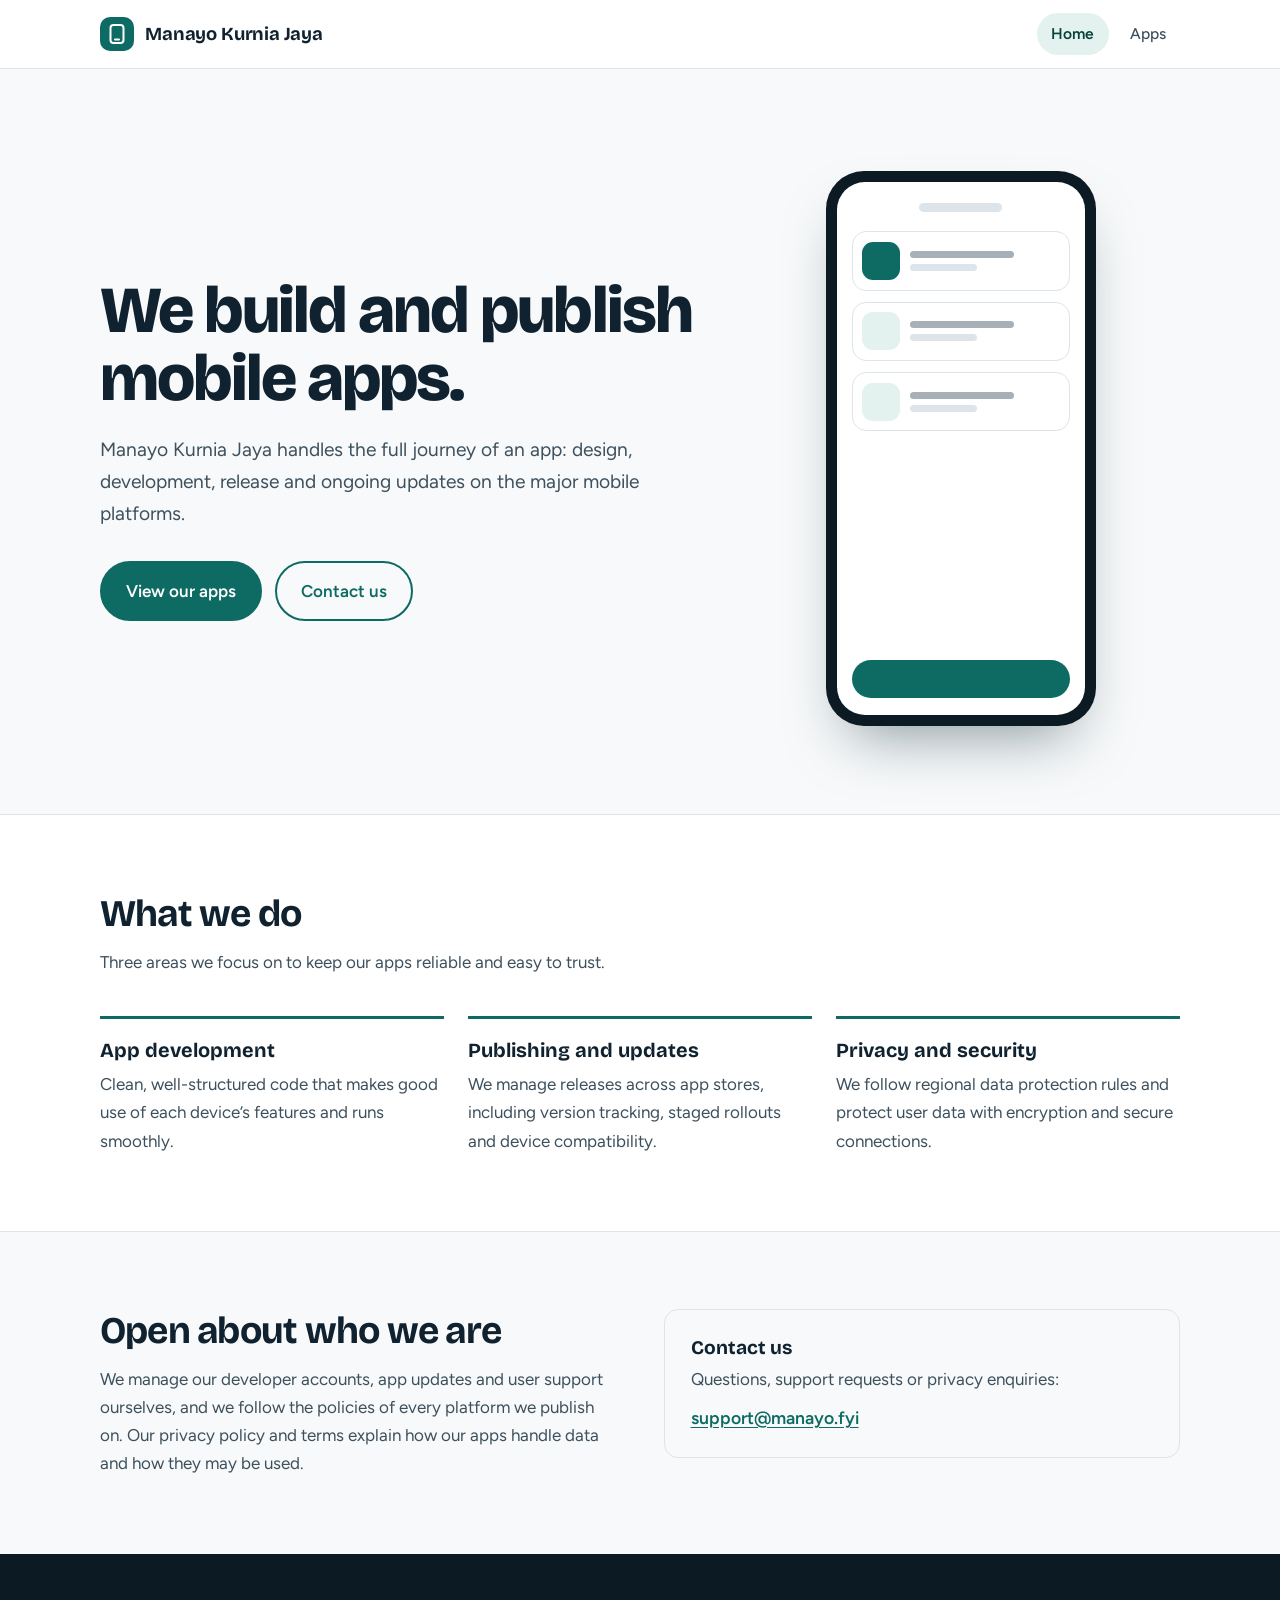
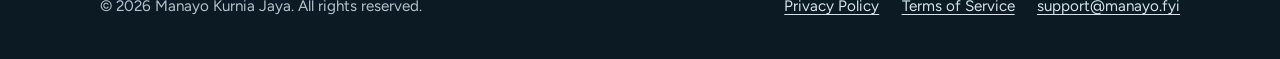
<file: index.html>
<!DOCTYPE html>
<html lang="en">
<head>
<meta charset="utf-8">
<meta name="viewport" content="width=device-width, initial-scale=1">
<title>Manayo Kurnia Jaya | Mobile App Development & Publishing</title>
<meta name="description" content="Manayo Kurnia Jaya builds and publishes mobile apps, with a focus on stability, privacy and clear communication with users.">
<meta name="theme-color" content="#0e6b63">
<link rel="icon" href="data:image/svg+xml,%3Csvg xmlns='http://www.w3.org/2000/svg' viewBox='0 0 32 32'%3E%3Crect width='32' height='32' rx='8' fill='%230e6b63'/%3E%3Crect x='10' y='6' width='12' height='20' rx='3' fill='none' stroke='white' stroke-width='2'/%3E%3C/svg%3E">
<link rel="preconnect" href="https://fonts.googleapis.com">
<link rel="preconnect" href="https://fonts.gstatic.com" crossorigin>
<link href="https://fonts.googleapis.com/css2?family=Bricolage+Grotesque:opsz,wght@12..96,700;12..96,800&family=Figtree:wght@400;500;600;700&display=swap" rel="stylesheet">
<link rel="stylesheet" href="/style.css">
</head>
<body>
<a class="skip" href="#main">Skip to content</a>
<header class="site-header"><div class="wrap">
  <a class="brand" href="/"><span class="brand-mark" aria-hidden="true"><svg width="16" height="20" viewBox="0 0 16 20" fill="none" stroke="#fff" stroke-width="2"><rect x="1.5" y="1" width="13" height="18" rx="3"/><path d="M6 15.5h4" stroke-linecap="round"/></svg></span>Manayo Kurnia Jaya</a>
  <nav class="nav" aria-label="Main"><a href="/" aria-current="page">Home</a><a href="/portfolio">Apps</a></nav>
</div></header>
<main id="main">
<section class="hero"><div class="wrap">
  <div>
    <h1>We build and publish mobile apps.</h1>
    <p>Manayo Kurnia Jaya handles the full journey of an app: design, development, release and ongoing updates on the major mobile platforms.</p>
    <div class="btns"><a class="btn btn-primary" href="/portfolio">View our apps</a><a class="btn btn-ghost" href="#contact">Contact us</a></div>
  </div>
  <div class="phone" aria-hidden="true"><div class="screen">
    <div class="bar"></div>
    <div class="tile"><span class="ico b"></span><span class="lines"><i></i><i></i></span></div>
    <div class="tile"><span class="ico"></span><span class="lines"><i></i><i></i></span></div>
    <div class="tile"><span class="ico"></span><span class="lines"><i></i><i></i></span></div>
    <div class="cta"></div>
  </div></div>
</div></section>

<section class="band" id="capabilities"><div class="wrap">
  <h2>What we do</h2>
  <p class="lede">Three areas we focus on to keep our apps reliable and easy to trust.</p>
  <div class="grid3">
    <div class="feature"><h3>App development</h3><p>Clean, well-structured code that makes good use of each device’s features and runs smoothly.</p></div>
    <div class="feature"><h3>Publishing and updates</h3><p>We manage releases across app stores, including version tracking, staged rollouts and device compatibility.</p></div>
    <div class="feature"><h3>Privacy and security</h3><p>We follow regional data protection rules and protect user data with encryption and secure connections.</p></div>
  </div>
</div></section>

<section id="contact"><div class="wrap split">
  <div>
    <h2>Open about who we are</h2>
    <p class="lede" style="margin:0">We manage our developer accounts, app updates and user support ourselves, and we follow the policies of every platform we publish on. Our privacy policy and terms explain how our apps handle data and how they may be used.</p>
  </div>
  <div class="contact-card">
    <h3>Contact us</h3>
    <p style="margin:0 0 .6rem;color:var(--ink-2)">Questions, support requests or privacy enquiries:</p>
    <a href="#" data-u="support" data-d="manayo.fyi" data-show>support [at] manayo [dot] fyi</a>
  </div>
</div></section>
</main>
<footer class="site-footer"><div class="wrap">
  <span>© 2026 Manayo Kurnia Jaya. All rights reserved.</span>
  <nav aria-label="Legal"><a href="/privacy">Privacy Policy</a><a href="/terms">Terms of Service</a><a href="#" data-u="support" data-d="manayo.fyi" data-show>support [at] manayo [dot] fyi</a></nav>
</div></footer>
<script src="/mail.js"></script>
</body></html>
</file>
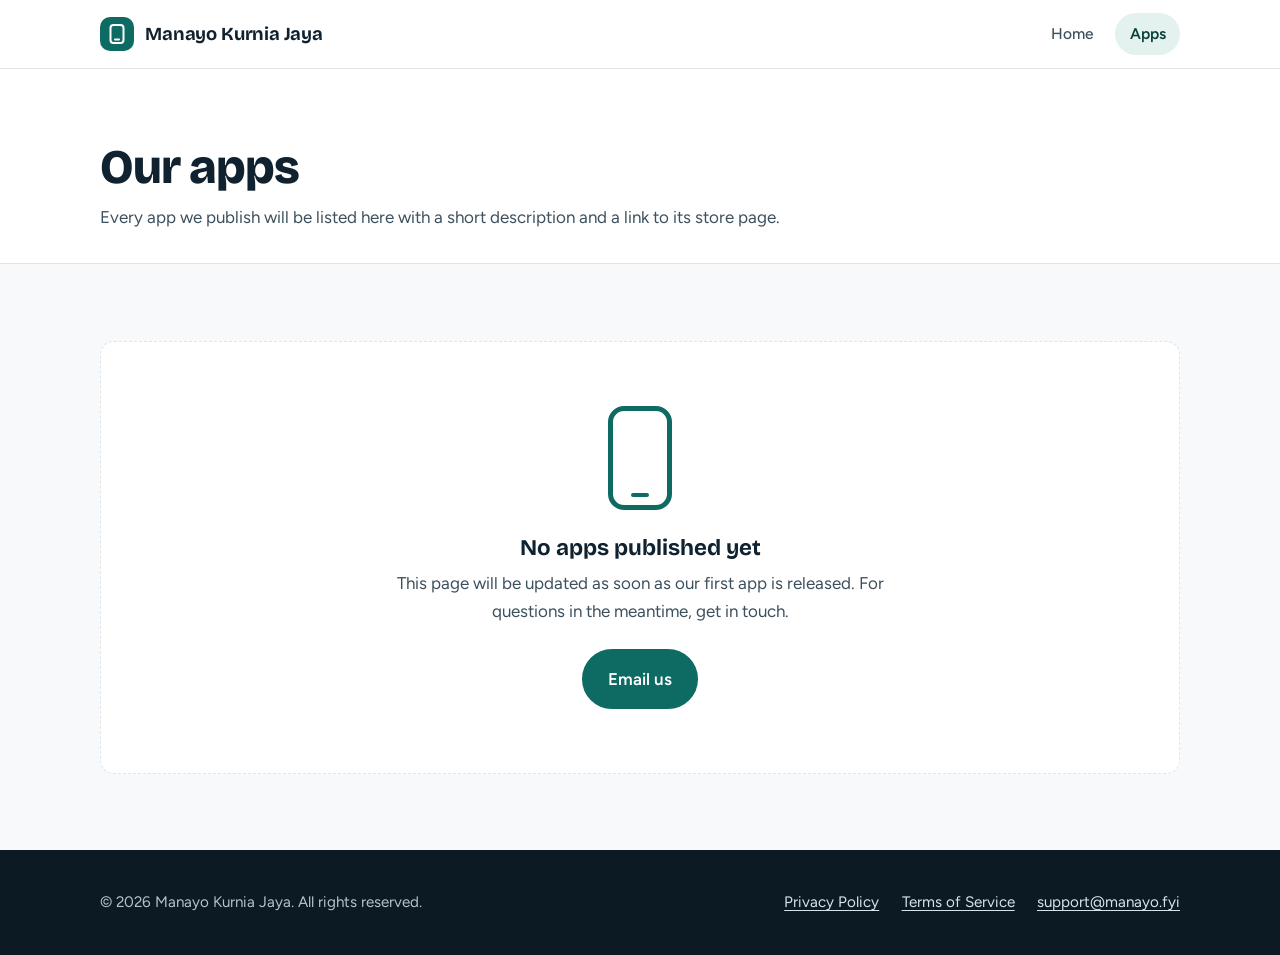
<file: portfolio.html>
<!DOCTYPE html>
<html lang="en">
<head>
<meta charset="utf-8">
<meta name="viewport" content="width=device-width, initial-scale=1">
<title>Apps | Manayo Kurnia Jaya</title>
<meta name="description" content="Mobile apps published by Manayo Kurnia Jaya.">
<meta name="theme-color" content="#0e6b63">
<link rel="icon" href="data:image/svg+xml,%3Csvg xmlns='http://www.w3.org/2000/svg' viewBox='0 0 32 32'%3E%3Crect width='32' height='32' rx='8' fill='%230e6b63'/%3E%3Crect x='10' y='6' width='12' height='20' rx='3' fill='none' stroke='white' stroke-width='2'/%3E%3C/svg%3E">
<link rel="preconnect" href="https://fonts.googleapis.com">
<link rel="preconnect" href="https://fonts.gstatic.com" crossorigin>
<link href="https://fonts.googleapis.com/css2?family=Bricolage+Grotesque:opsz,wght@12..96,700;12..96,800&family=Figtree:wght@400;500;600;700&display=swap" rel="stylesheet">
<link rel="stylesheet" href="/style.css">
</head>
<body>
<a class="skip" href="#main">Skip to content</a>
<header class="site-header"><div class="wrap">
  <a class="brand" href="/"><span class="brand-mark" aria-hidden="true"><svg width="16" height="20" viewBox="0 0 16 20" fill="none" stroke="#fff" stroke-width="2"><rect x="1.5" y="1" width="13" height="18" rx="3"/><path d="M6 15.5h4" stroke-linecap="round"/></svg></span>Manayo Kurnia Jaya</a>
  <nav class="nav" aria-label="Main"><a href="/">Home</a><a href="/portfolio" aria-current="page">Apps</a></nav>
</div></header>
<main id="main">
<div class="page-head"><div class="wrap">
  <h1>Our apps</h1>
  <p>Every app we publish will be listed here with a short description and a link to its store page.</p>
</div></div>
<section><div class="wrap">
  <div class="empty">
    <div class="phone-sm" aria-hidden="true"></div>
    <h3>No apps published yet</h3>
    <p>This page will be updated as soon as our first app is released. For questions in the meantime, get in touch.</p>
    <a class="btn btn-primary" href="#" data-u="support" data-d="manayo.fyi">Email us</a>
  </div>
</div></section>
</main>
<footer class="site-footer"><div class="wrap">
  <span>© 2026 Manayo Kurnia Jaya. All rights reserved.</span>
  <nav aria-label="Legal"><a href="/privacy">Privacy Policy</a><a href="/terms">Terms of Service</a><a href="#" data-u="support" data-d="manayo.fyi" data-show>support [at] manayo [dot] fyi</a></nav>
</div></footer>
<script src="/mail.js"></script>
</body></html>
</file>
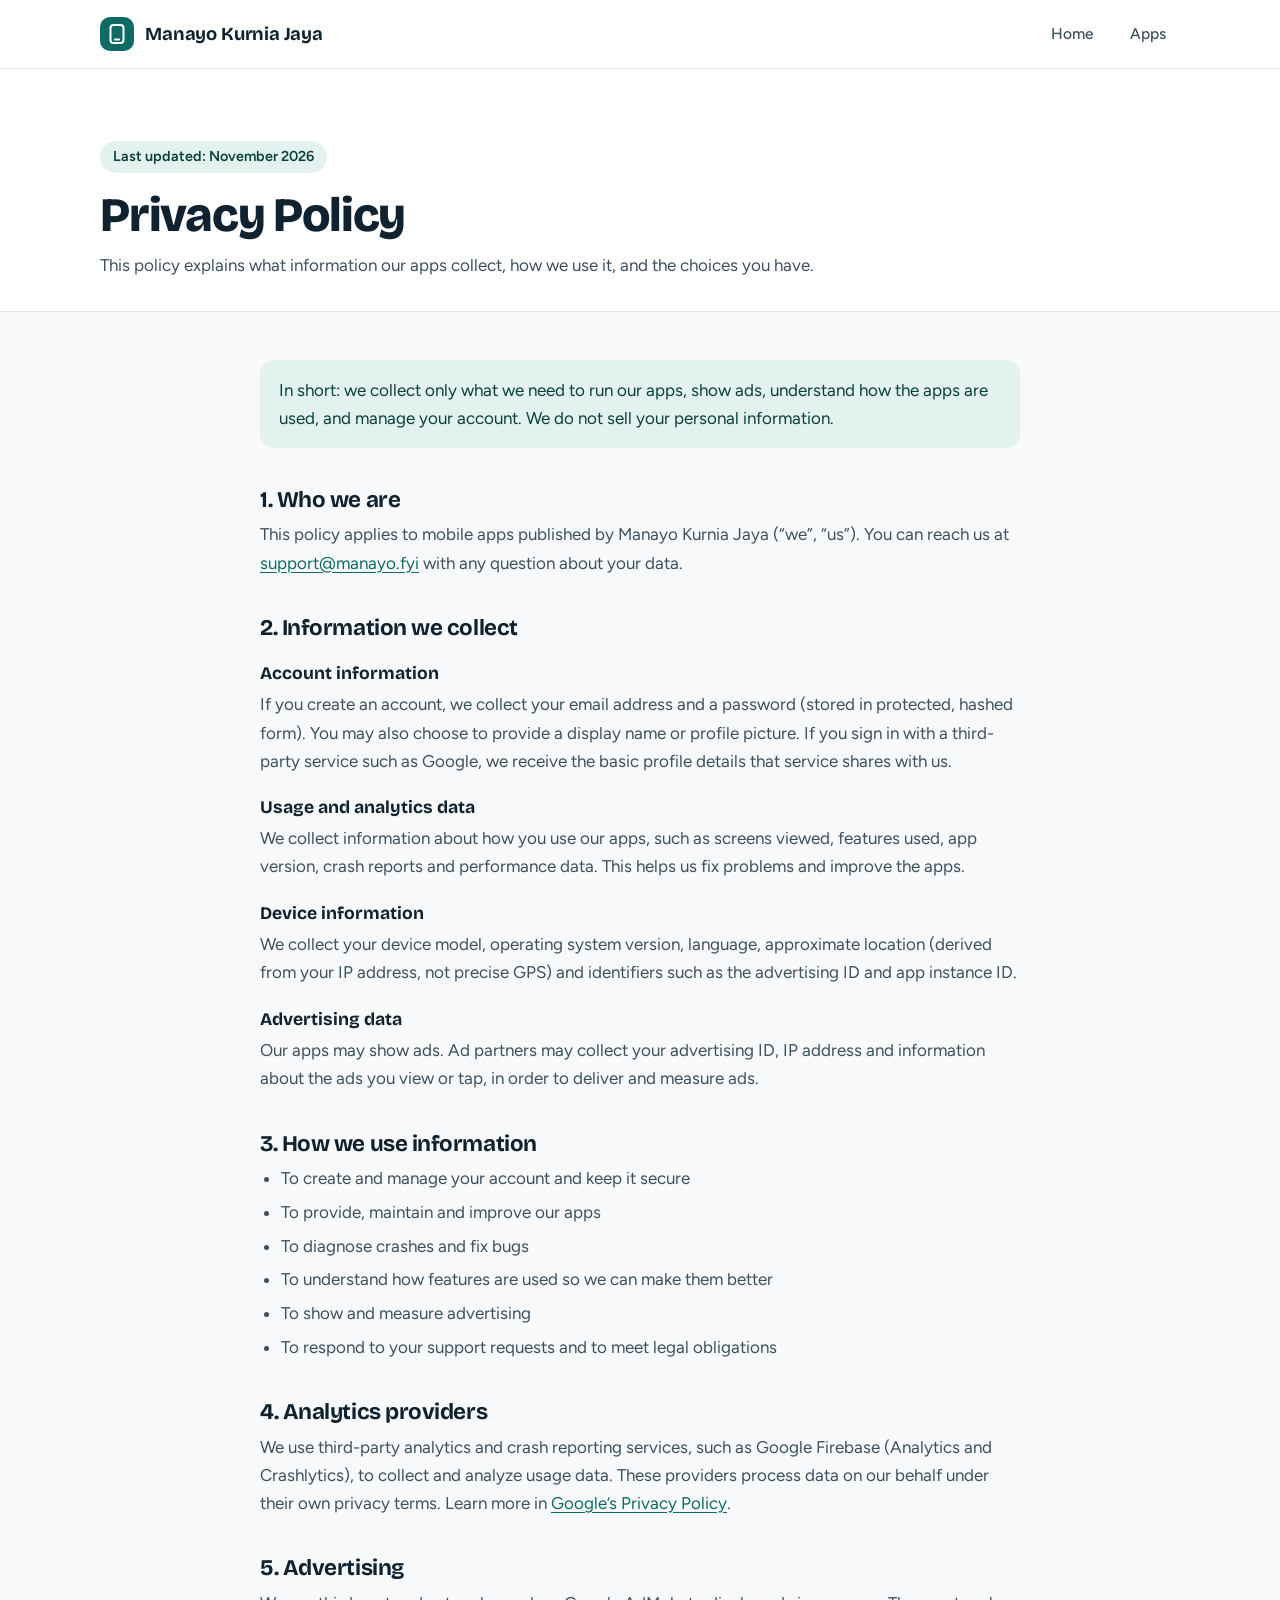
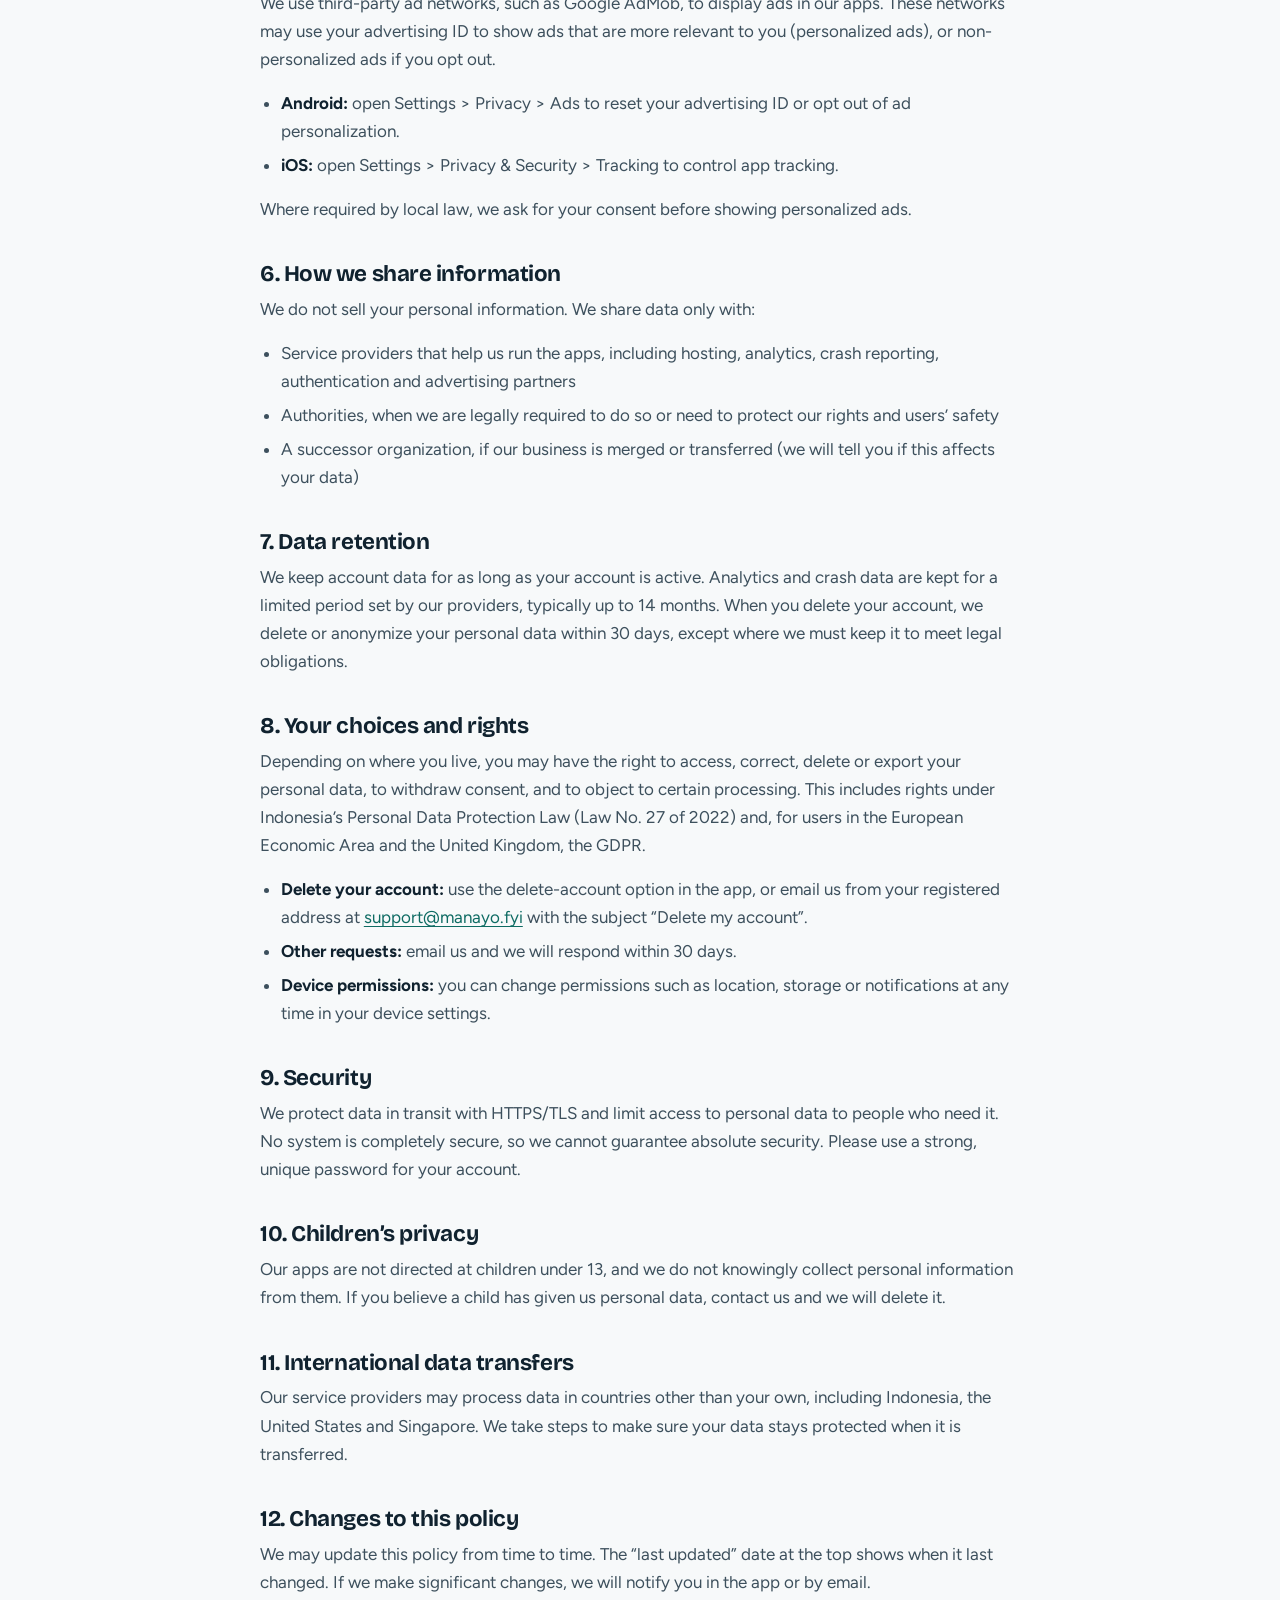
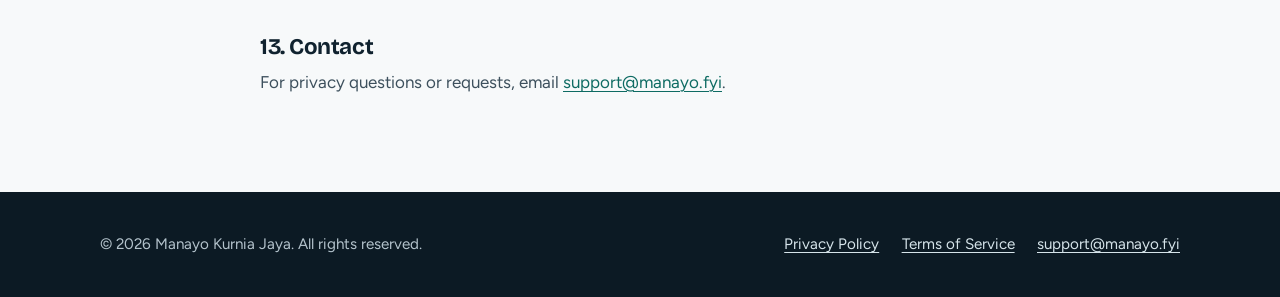
<file: privacy.html>
<!DOCTYPE html>
<html lang="en">
<head>
<meta charset="utf-8">
<meta name="viewport" content="width=device-width, initial-scale=1">
<title>Privacy Policy | Manayo Kurnia Jaya</title>
<meta name="description" content="How apps published by Manayo Kurnia Jaya handle data and protect user privacy.">
<meta name="theme-color" content="#0e6b63">
<link rel="icon" href="data:image/svg+xml,%3Csvg xmlns='http://www.w3.org/2000/svg' viewBox='0 0 32 32'%3E%3Crect width='32' height='32' rx='8' fill='%230e6b63'/%3E%3Crect x='10' y='6' width='12' height='20' rx='3' fill='none' stroke='white' stroke-width='2'/%3E%3C/svg%3E">
<link rel="preconnect" href="https://fonts.googleapis.com">
<link rel="preconnect" href="https://fonts.gstatic.com" crossorigin>
<link href="https://fonts.googleapis.com/css2?family=Bricolage+Grotesque:opsz,wght@12..96,700;12..96,800&family=Figtree:wght@400;500;600;700&display=swap" rel="stylesheet">
<link rel="stylesheet" href="/style.css">
</head>
<body>
<a class="skip" href="#main">Skip to content</a>
<header class="site-header"><div class="wrap">
  <a class="brand" href="/"><span class="brand-mark" aria-hidden="true"><svg width="16" height="20" viewBox="0 0 16 20" fill="none" stroke="#fff" stroke-width="2"><rect x="1.5" y="1" width="13" height="18" rx="3"/><path d="M6 15.5h4" stroke-linecap="round"/></svg></span>Manayo Kurnia Jaya</a>
  <nav class="nav" aria-label="Main"><a href="/">Home</a><a href="/portfolio">Apps</a></nav>
</div></header>
<main id="main">
<div class="page-head"><div class="wrap">
  <span class="meta">Last updated: November 2026</span>
  <h1>Privacy Policy</h1>
  <p>This policy explains what information our apps collect, how we use it, and the choices you have.</p>
</div></div>
<div class="doc"><div class="wrap">
  <div class="notice"><p>In short: we collect only what we need to run our apps, show ads, understand how the apps are used, and manage your account. We do not sell your personal information.</p></div>

  <h2>1. Who we are</h2>
  <p>This policy applies to mobile apps published by Manayo Kurnia Jaya (“we”, “us”). You can reach us at <a href="#" data-u="support" data-d="manayo.fyi" data-show>support [at] manayo [dot] fyi</a> with any question about your data.</p>

  <h2>2. Information we collect</h2>
  <h3>Account information</h3>
  <p>If you create an account, we collect your email address and a password (stored in protected, hashed form). You may also choose to provide a display name or profile picture. If you sign in with a third-party service such as Google, we receive the basic profile details that service shares with us.</p>
  <h3>Usage and analytics data</h3>
  <p>We collect information about how you use our apps, such as screens viewed, features used, app version, crash reports and performance data. This helps us fix problems and improve the apps.</p>
  <h3>Device information</h3>
  <p>We collect your device model, operating system version, language, approximate location (derived from your IP address, not precise GPS) and identifiers such as the advertising ID and app instance ID.</p>
  <h3>Advertising data</h3>
  <p>Our apps may show ads. Ad partners may collect your advertising ID, IP address and information about the ads you view or tap, in order to deliver and measure ads.</p>

  <h2>3. How we use information</h2>
  <ul>
    <li>To create and manage your account and keep it secure</li>
    <li>To provide, maintain and improve our apps</li>
    <li>To diagnose crashes and fix bugs</li>
    <li>To understand how features are used so we can make them better</li>
    <li>To show and measure advertising</li>
    <li>To respond to your support requests and to meet legal obligations</li>
  </ul>

  <h2>4. Analytics providers</h2>
  <p>We use third-party analytics and crash reporting services, such as Google Firebase (Analytics and Crashlytics), to collect and analyze usage data. These providers process data on our behalf under their own privacy terms. Learn more in <a href="https://policies.google.com/privacy" rel="noopener">Google’s Privacy Policy</a>.</p>

  <h2>5. Advertising</h2>
  <p>We use third-party ad networks, such as Google AdMob, to display ads in our apps. These networks may use your advertising ID to show ads that are more relevant to you (personalized ads), or non-personalized ads if you opt out.</p>
  <ul>
    <li><strong>Android:</strong> open Settings &gt; Privacy &gt; Ads to reset your advertising ID or opt out of ad personalization.</li>
    <li><strong>iOS:</strong> open Settings &gt; Privacy &amp; Security &gt; Tracking to control app tracking.</li>
  </ul>
  <p>Where required by local law, we ask for your consent before showing personalized ads.</p>

  <h2>6. How we share information</h2>
  <p>We do not sell your personal information. We share data only with:</p>
  <ul>
    <li>Service providers that help us run the apps, including hosting, analytics, crash reporting, authentication and advertising partners</li>
    <li>Authorities, when we are legally required to do so or need to protect our rights and users’ safety</li>
    <li>A successor organization, if our business is merged or transferred (we will tell you if this affects your data)</li>
  </ul>

  <h2>7. Data retention</h2>
  <p>We keep account data for as long as your account is active. Analytics and crash data are kept for a limited period set by our providers, typically up to 14 months. When you delete your account, we delete or anonymize your personal data within 30 days, except where we must keep it to meet legal obligations.</p>

  <h2>8. Your choices and rights</h2>
  <p>Depending on where you live, you may have the right to access, correct, delete or export your personal data, to withdraw consent, and to object to certain processing. This includes rights under Indonesia’s Personal Data Protection Law (Law No. 27 of 2022) and, for users in the European Economic Area and the United Kingdom, the GDPR.</p>
  <ul>
    <li><strong>Delete your account:</strong> use the delete-account option in the app, or email us from your registered address at <a href="#" data-u="support" data-d="manayo.fyi" data-show>support [at] manayo [dot] fyi</a> with the subject “Delete my account”.</li>
    <li><strong>Other requests:</strong> email us and we will respond within 30 days.</li>
    <li><strong>Device permissions:</strong> you can change permissions such as location, storage or notifications at any time in your device settings.</li>
  </ul>

  <h2>9. Security</h2>
  <p>We protect data in transit with HTTPS/TLS and limit access to personal data to people who need it. No system is completely secure, so we cannot guarantee absolute security. Please use a strong, unique password for your account.</p>

  <h2>10. Children’s privacy</h2>
  <p>Our apps are not directed at children under 13, and we do not knowingly collect personal information from them. If you believe a child has given us personal data, contact us and we will delete it.</p>

  <h2>11. International data transfers</h2>
  <p>Our service providers may process data in countries other than your own, including Indonesia, the United States and Singapore. We take steps to make sure your data stays protected when it is transferred.</p>

  <h2>12. Changes to this policy</h2>
  <p>We may update this policy from time to time. The “last updated” date at the top shows when it last changed. If we make significant changes, we will notify you in the app or by email.</p>

  <h2>13. Contact</h2>
  <p>For privacy questions or requests, email <a href="#" data-u="support" data-d="manayo.fyi" data-show>support [at] manayo [dot] fyi</a>.</p>
</div></div>
</main>
<footer class="site-footer"><div class="wrap">
  <span>© 2026 Manayo Kurnia Jaya. All rights reserved.</span>
  <nav aria-label="Legal"><a href="/privacy">Privacy Policy</a><a href="/terms">Terms of Service</a><a href="#" data-u="support" data-d="manayo.fyi" data-show>support [at] manayo [dot] fyi</a></nav>
</div></footer>
<script src="/mail.js"></script>
</body></html>
</file>
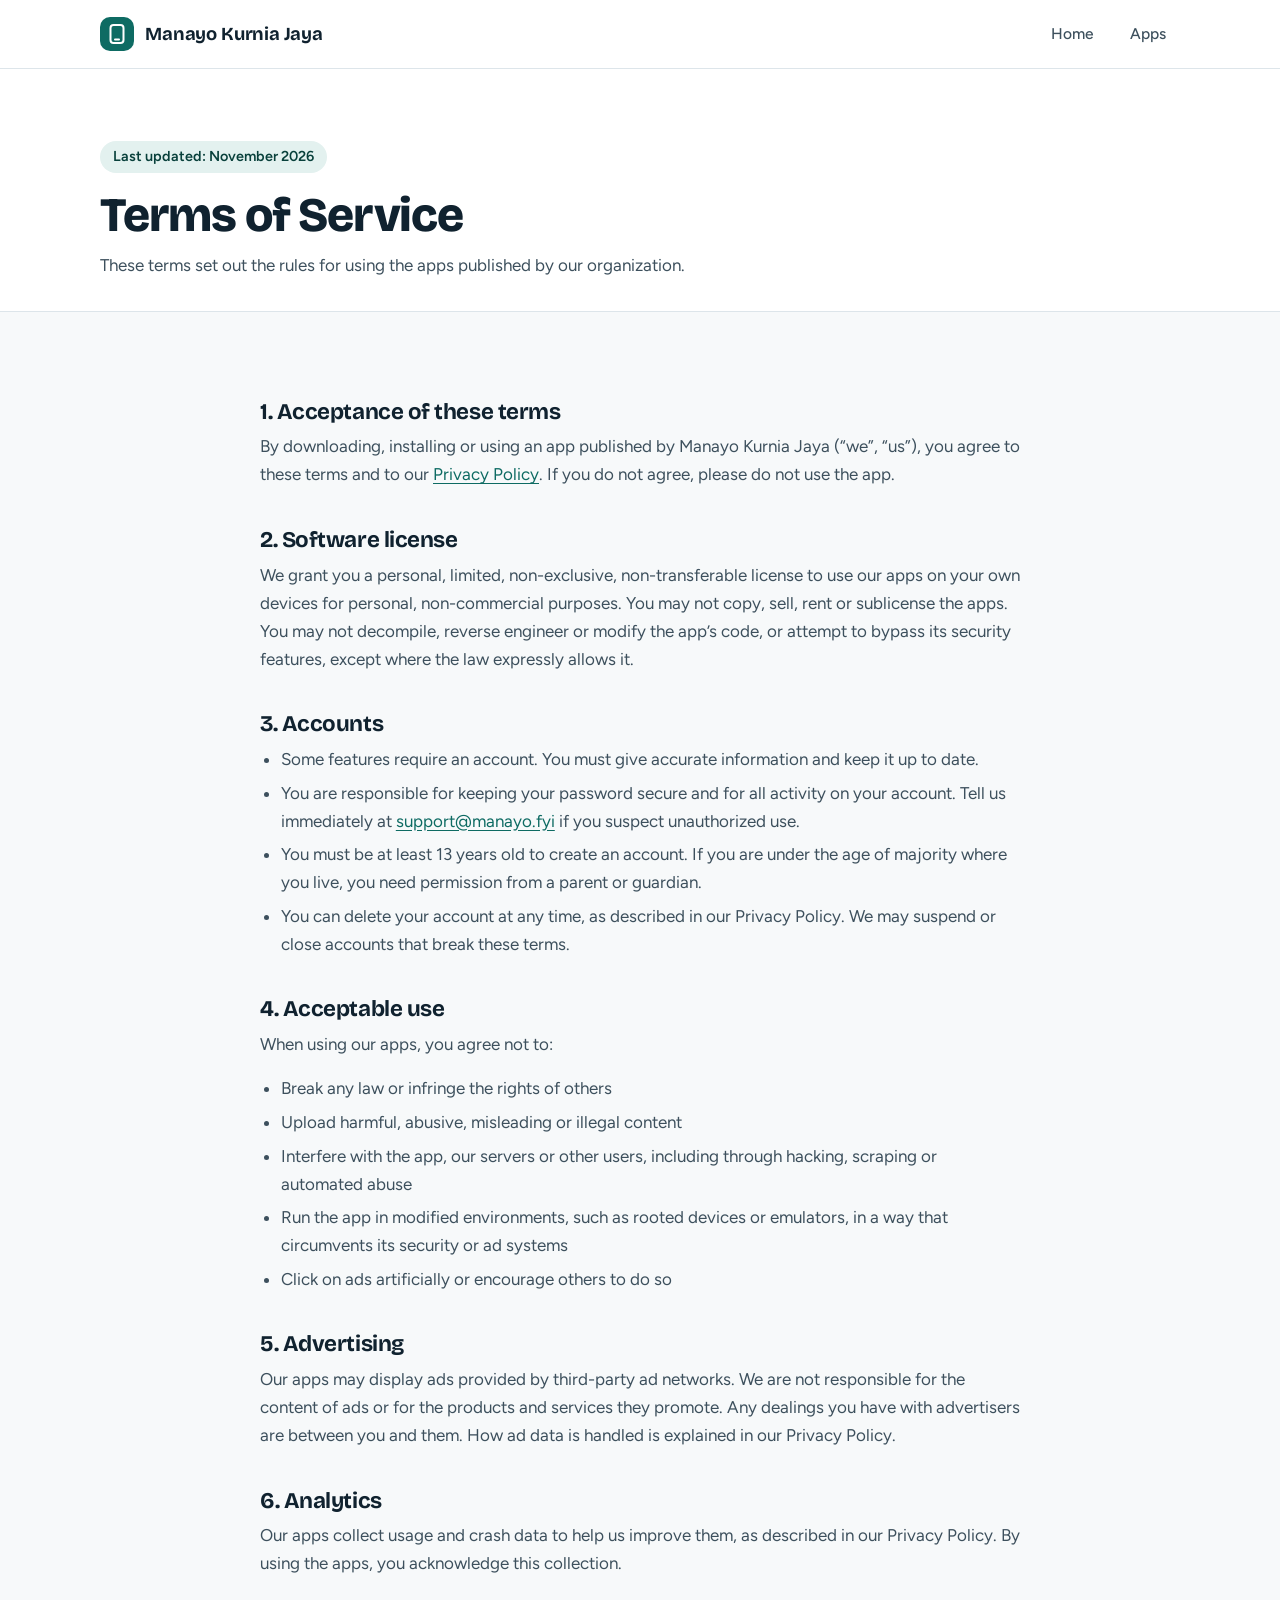
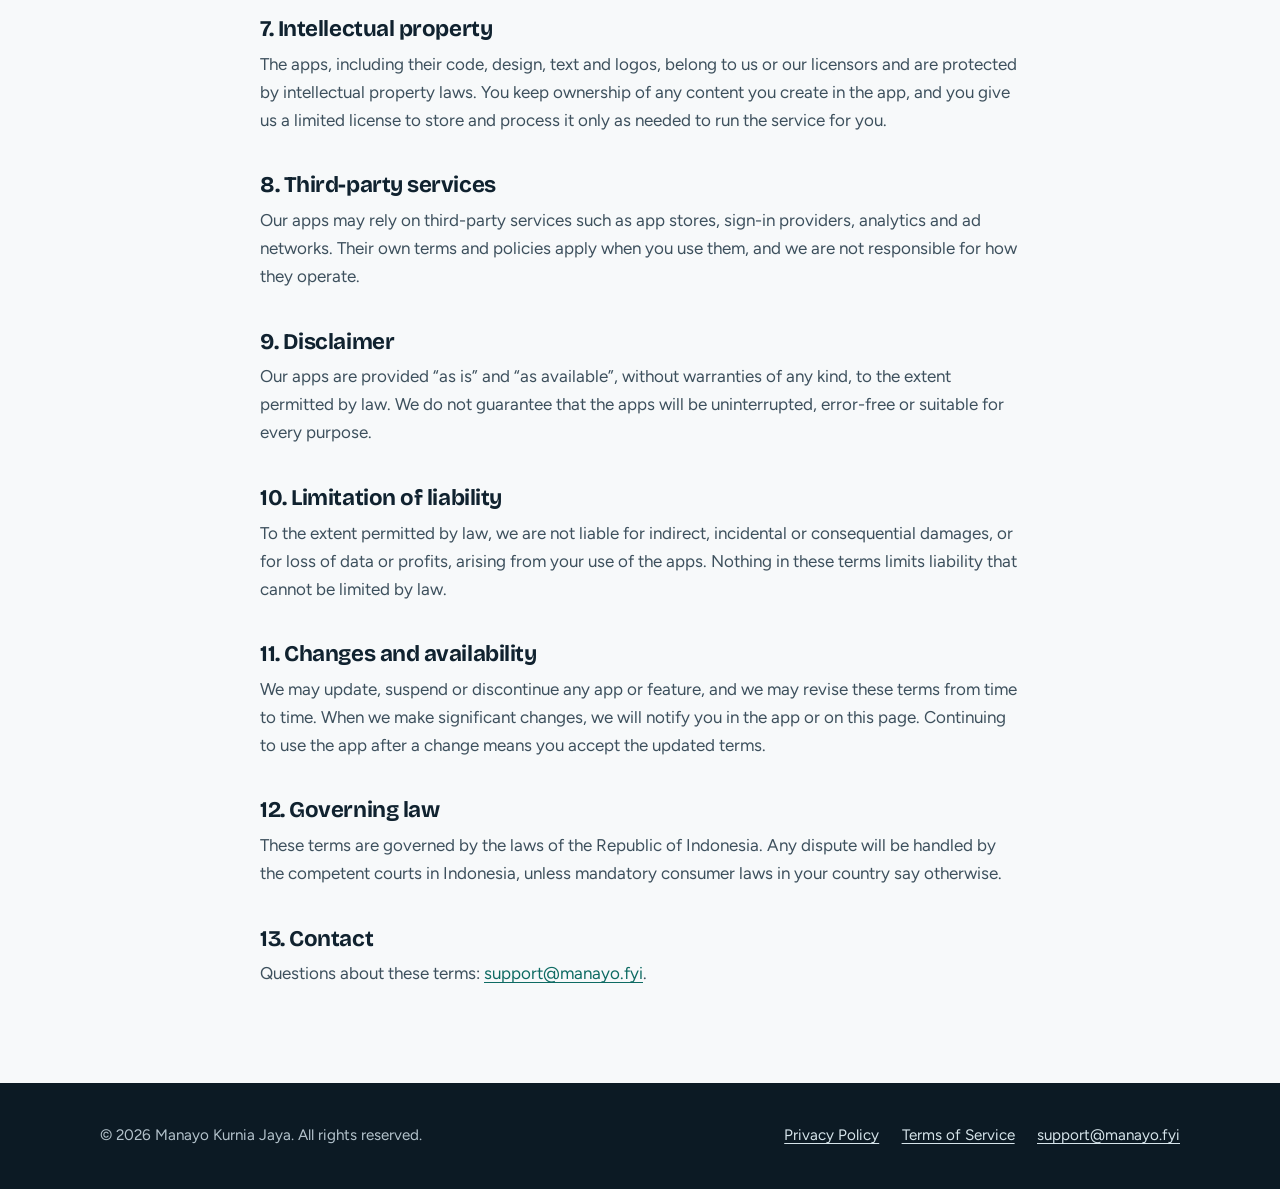
<file: terms.html>
<!DOCTYPE html>
<html lang="en">
<head>
<meta charset="utf-8">
<meta name="viewport" content="width=device-width, initial-scale=1">
<title>Terms of Service | Manayo Kurnia Jaya</title>
<meta name="description" content="Terms governing the use of apps published by Manayo Kurnia Jaya.">
<meta name="theme-color" content="#0e6b63">
<link rel="icon" href="data:image/svg+xml,%3Csvg xmlns='http://www.w3.org/2000/svg' viewBox='0 0 32 32'%3E%3Crect width='32' height='32' rx='8' fill='%230e6b63'/%3E%3Crect x='10' y='6' width='12' height='20' rx='3' fill='none' stroke='white' stroke-width='2'/%3E%3C/svg%3E">
<link rel="preconnect" href="https://fonts.googleapis.com">
<link rel="preconnect" href="https://fonts.gstatic.com" crossorigin>
<link href="https://fonts.googleapis.com/css2?family=Bricolage+Grotesque:opsz,wght@12..96,700;12..96,800&family=Figtree:wght@400;500;600;700&display=swap" rel="stylesheet">
<link rel="stylesheet" href="/style.css">
</head>
<body>
<a class="skip" href="#main">Skip to content</a>
<header class="site-header"><div class="wrap">
  <a class="brand" href="/"><span class="brand-mark" aria-hidden="true"><svg width="16" height="20" viewBox="0 0 16 20" fill="none" stroke="#fff" stroke-width="2"><rect x="1.5" y="1" width="13" height="18" rx="3"/><path d="M6 15.5h4" stroke-linecap="round"/></svg></span>Manayo Kurnia Jaya</a>
  <nav class="nav" aria-label="Main"><a href="/">Home</a><a href="/portfolio">Apps</a></nav>
</div></header>
<main id="main">
<div class="page-head"><div class="wrap">
  <span class="meta">Last updated: November 2026</span>
  <h1>Terms of Service</h1>
  <p>These terms set out the rules for using the apps published by our organization.</p>
</div></div>
<div class="doc"><div class="wrap">
  <h2>1. Acceptance of these terms</h2>
  <p>By downloading, installing or using an app published by Manayo Kurnia Jaya (“we”, “us”), you agree to these terms and to our <a href="/privacy">Privacy Policy</a>. If you do not agree, please do not use the app.</p>

  <h2>2. Software license</h2>
  <p>We grant you a personal, limited, non-exclusive, non-transferable license to use our apps on your own devices for personal, non-commercial purposes. You may not copy, sell, rent or sublicense the apps. You may not decompile, reverse engineer or modify the app’s code, or attempt to bypass its security features, except where the law expressly allows it.</p>

  <h2>3. Accounts</h2>
  <ul>
    <li>Some features require an account. You must give accurate information and keep it up to date.</li>
    <li>You are responsible for keeping your password secure and for all activity on your account. Tell us immediately at <a href="#" data-u="support" data-d="manayo.fyi" data-show>support [at] manayo [dot] fyi</a> if you suspect unauthorized use.</li>
    <li>You must be at least 13 years old to create an account. If you are under the age of majority where you live, you need permission from a parent or guardian.</li>
    <li>You can delete your account at any time, as described in our Privacy Policy. We may suspend or close accounts that break these terms.</li>
  </ul>

  <h2>4. Acceptable use</h2>
  <p>When using our apps, you agree not to:</p>
  <ul>
    <li>Break any law or infringe the rights of others</li>
    <li>Upload harmful, abusive, misleading or illegal content</li>
    <li>Interfere with the app, our servers or other users, including through hacking, scraping or automated abuse</li>
    <li>Run the app in modified environments, such as rooted devices or emulators, in a way that circumvents its security or ad systems</li>
    <li>Click on ads artificially or encourage others to do so</li>
  </ul>

  <h2>5. Advertising</h2>
  <p>Our apps may display ads provided by third-party ad networks. We are not responsible for the content of ads or for the products and services they promote. Any dealings you have with advertisers are between you and them. How ad data is handled is explained in our Privacy Policy.</p>

  <h2>6. Analytics</h2>
  <p>Our apps collect usage and crash data to help us improve them, as described in our Privacy Policy. By using the apps, you acknowledge this collection.</p>

  <h2>7. Intellectual property</h2>
  <p>The apps, including their code, design, text and logos, belong to us or our licensors and are protected by intellectual property laws. You keep ownership of any content you create in the app, and you give us a limited license to store and process it only as needed to run the service for you.</p>

  <h2>8. Third-party services</h2>
  <p>Our apps may rely on third-party services such as app stores, sign-in providers, analytics and ad networks. Their own terms and policies apply when you use them, and we are not responsible for how they operate.</p>

  <h2>9. Disclaimer</h2>
  <p>Our apps are provided “as is” and “as available”, without warranties of any kind, to the extent permitted by law. We do not guarantee that the apps will be uninterrupted, error-free or suitable for every purpose.</p>

  <h2>10. Limitation of liability</h2>
  <p>To the extent permitted by law, we are not liable for indirect, incidental or consequential damages, or for loss of data or profits, arising from your use of the apps. Nothing in these terms limits liability that cannot be limited by law.</p>

  <h2>11. Changes and availability</h2>
  <p>We may update, suspend or discontinue any app or feature, and we may revise these terms from time to time. When we make significant changes, we will notify you in the app or on this page. Continuing to use the app after a change means you accept the updated terms.</p>

  <h2>12. Governing law</h2>
  <p>These terms are governed by the laws of the Republic of Indonesia. Any dispute will be handled by the competent courts in Indonesia, unless mandatory consumer laws in your country say otherwise.</p>

  <h2>13. Contact</h2>
  <p>Questions about these terms: <a href="#" data-u="support" data-d="manayo.fyi" data-show>support [at] manayo [dot] fyi</a>.</p>
</div></div>
</main>
<footer class="site-footer"><div class="wrap">
  <span>© 2026 Manayo Kurnia Jaya. All rights reserved.</span>
  <nav aria-label="Legal"><a href="/privacy">Privacy Policy</a><a href="/terms">Terms of Service</a><a href="#" data-u="support" data-d="manayo.fyi" data-show>support [at] manayo [dot] fyi</a></nav>
</div></footer>
<script src="/mail.js"></script>
</body></html>
</file>
<file: style.css>
:root{
  --ink:#10222f; --ink-2:#3d505d; --muted:#6b7c88;
  --bg:#f7f9fa; --surface:#ffffff; --line:#dde5ea;
  --brand:#0e6b63; --brand-ink:#08403b; --brand-soft:#e3f1ef;
  --night:#0c1a24;
  --radius:14px;
  --head:"Bricolage Grotesque","Segoe UI",system-ui,sans-serif;
  --body:"Figtree","Segoe UI",system-ui,sans-serif;
}
@media (prefers-color-scheme:dark){
  :root{--ink:#e8eff3;--ink-2:#b4c3cc;--muted:#8a9ba6;--bg:#0b161e;--surface:#112230;--line:#223644;--brand:#4cc2b6;--brand-ink:#9fe3db;--brand-soft:#12332f;--night:#06101a}
}
*{box-sizing:border-box}
html{scroll-behavior:smooth}
body{margin:0;background:var(--bg);color:var(--ink);font:400 1.0625rem/1.65 var(--body);-webkit-font-smoothing:antialiased}
a{color:var(--brand);text-underline-offset:3px}
a:hover{color:var(--brand-ink)}
:focus-visible{outline:3px solid var(--brand);outline-offset:3px;border-radius:4px}
.wrap{width:min(1080px,100% - 2.5rem);margin-inline:auto}
.skip{position:absolute;left:-999px;top:0;background:var(--brand);color:#fff;padding:.6rem 1rem;z-index:10}
.skip:focus{left:1rem;top:1rem}

/* header */
.site-header{background:var(--surface);border-bottom:1px solid var(--line);position:sticky;top:0;z-index:5}
.site-header .wrap{display:flex;align-items:center;justify-content:space-between;height:68px}
.brand{display:flex;align-items:center;gap:.7rem;font:700 1.15rem var(--head);color:var(--ink);text-decoration:none;letter-spacing:-.01em}
.brand-mark{width:34px;height:34px;border-radius:10px;background:var(--brand);display:grid;place-items:center}
.nav{display:flex;gap:.4rem}
.nav a{padding:.5rem .9rem;border-radius:999px;color:var(--ink-2);text-decoration:none;font-weight:500;font-size:.97rem}
.nav a:hover{background:var(--brand-soft);color:var(--brand-ink)}
.nav a[aria-current="page"]{background:var(--brand-soft);color:var(--brand-ink);font-weight:600}

/* hero */
.hero{padding:clamp(3rem,8vw,6.5rem) 0 clamp(3rem,7vw,5.5rem)}
.hero .wrap{display:grid;grid-template-columns:1.15fr .85fr;gap:3rem;align-items:center}
.hero h1{font:800 clamp(2.4rem,5.6vw,4.1rem)/1.04 var(--head);letter-spacing:-.03em;margin:0 0 1.3rem}
.hero p{font-size:1.2rem;color:var(--ink-2);max-width:34em;margin:0 0 2rem}
.btns{display:flex;flex-wrap:wrap;gap:.8rem}
.btn{display:inline-block;padding:.85rem 1.5rem;border-radius:999px;font-weight:600;text-decoration:none;border:2px solid var(--brand)}
.btn-primary{background:var(--brand);color:#fff}
.btn-primary:hover{background:var(--brand-ink);border-color:var(--brand-ink);color:#fff}
.btn-ghost{color:var(--brand)}
.btn-ghost:hover{background:var(--brand-soft)}
@media (prefers-color-scheme:dark){.btn-primary{color:#06231f}.btn-primary:hover{color:#06231f}}

/* phone illustration */
.phone{justify-self:center;width:min(270px,70vw);aspect-ratio:9/18.5;border-radius:38px;background:var(--night);padding:11px;box-shadow:0 30px 60px -25px rgba(10,40,50,.5)}
.screen{height:100%;border-radius:28px;background:var(--surface);padding:1.1rem .95rem;display:flex;flex-direction:column;gap:.7rem;overflow:hidden}
.screen .bar{height:9px;width:38%;border-radius:5px;background:var(--line);margin:.2rem auto .5rem}
.screen .tile{display:flex;gap:.6rem;align-items:center;padding:.6rem;border:1px solid var(--line);border-radius:14px}
.screen .ico{flex:none;width:38px;height:38px;border-radius:11px;background:var(--brand-soft)}
.screen .ico.b{background:var(--brand)}
.screen .lines{flex:1;display:grid;gap:6px}
.screen .lines i{display:block;height:7px;border-radius:4px;background:var(--line)}
.screen .lines i:first-child{width:70%;background:var(--ink-2);opacity:.45}
.screen .lines i:last-child{width:45%}
.screen .cta{margin-top:auto;height:38px;border-radius:999px;background:var(--brand)}

/* sections */
section{padding:clamp(3rem,6vw,5rem) 0}
.band{background:var(--surface);border-block:1px solid var(--line)}
h2{font:700 clamp(1.7rem,3.4vw,2.35rem)/1.15 var(--head);letter-spacing:-.02em;margin:0 0 .8rem}
.lede{color:var(--ink-2);max-width:40em;margin:0 0 2.5rem}
.grid3{display:grid;grid-template-columns:repeat(3,1fr);gap:1.5rem}
.feature{border-top:3px solid var(--brand);padding-top:1.2rem}
.feature h3{font:700 1.25rem var(--head);margin:0 0 .5rem}
.feature p{margin:0;color:var(--ink-2)}
.split{display:grid;grid-template-columns:1fr 1fr;gap:3rem;align-items:start}
.contact-card{background:var(--bg);border:1px solid var(--line);border-radius:var(--radius);padding:1.6rem}
.contact-card h3{font:700 1.2rem var(--head);margin:0 0 .4rem}
.contact-card a{font-weight:600;font-size:1.1rem;word-break:break-all}

/* page header + docs */
.page-head{padding:clamp(2.5rem,6vw,4.5rem) 0 2rem;border-bottom:1px solid var(--line);background:var(--surface)}
.page-head h1{font:800 clamp(2rem,4.5vw,3rem)/1.1 var(--head);letter-spacing:-.025em;margin:0 0 .6rem}
.page-head p{margin:0;color:var(--ink-2);max-width:42em}
.meta{display:inline-block;margin-bottom:1rem;padding:.25rem .8rem;border-radius:999px;background:var(--brand-soft);color:var(--brand-ink);font-size:.9rem;font-weight:600}
.doc{padding:3rem 0 5rem}
.doc .wrap{max-width:760px}
.doc h2{font-size:1.4rem;margin:2.4rem 0 .5rem}
.doc p{color:var(--ink-2);margin:0 0 1rem}

/* empty state */
.empty{background:var(--surface);border:1px dashed var(--line);border-radius:var(--radius);padding:clamp(2rem,6vw,4rem);text-align:center}
.empty .phone-sm{width:64px;height:104px;margin:0 auto 1.5rem;border-radius:16px;border:5px solid var(--brand);position:relative}
.empty .phone-sm:after{content:"";position:absolute;left:50%;bottom:8px;transform:translateX(-50%);width:18px;height:4px;border-radius:2px;background:var(--brand)}
.empty h3{font:700 1.4rem var(--head);margin:0 0 .5rem}
.empty p{max-width:30em;margin:0 auto 1.5rem;color:var(--ink-2)}

/* footer */
.site-footer{background:var(--night);color:#b4c3cc;padding:2.5rem 0;font-size:.95rem}
.site-footer .wrap{display:flex;flex-wrap:wrap;gap:1rem 2rem;justify-content:space-between;align-items:center}
.site-footer a{color:#d6e4ea}
.site-footer a:hover{color:#fff}
.site-footer nav{display:flex;gap:1.4rem}

@media (max-width:820px){
  .hero .wrap,.split{grid-template-columns:1fr}
  .grid3{grid-template-columns:1fr}
  .phone{order:-1;width:200px}
  .brand span.long{display:none}
}
@media (prefers-reduced-motion:reduce){html{scroll-behavior:auto}}

/* legal lists + notice */
.doc ul{margin:0 0 1rem;padding-left:1.3rem;color:var(--ink-2)}
.doc li{margin:.35rem 0}
.doc h3{font:700 1.1rem var(--head);margin:1.4rem 0 .4rem}
.doc strong{color:var(--ink)}
.notice{background:var(--brand-soft);border-radius:var(--radius);padding:1rem 1.2rem;margin:0 0 2rem;color:var(--brand-ink)}
.notice p{margin:0;color:inherit}
</file>
